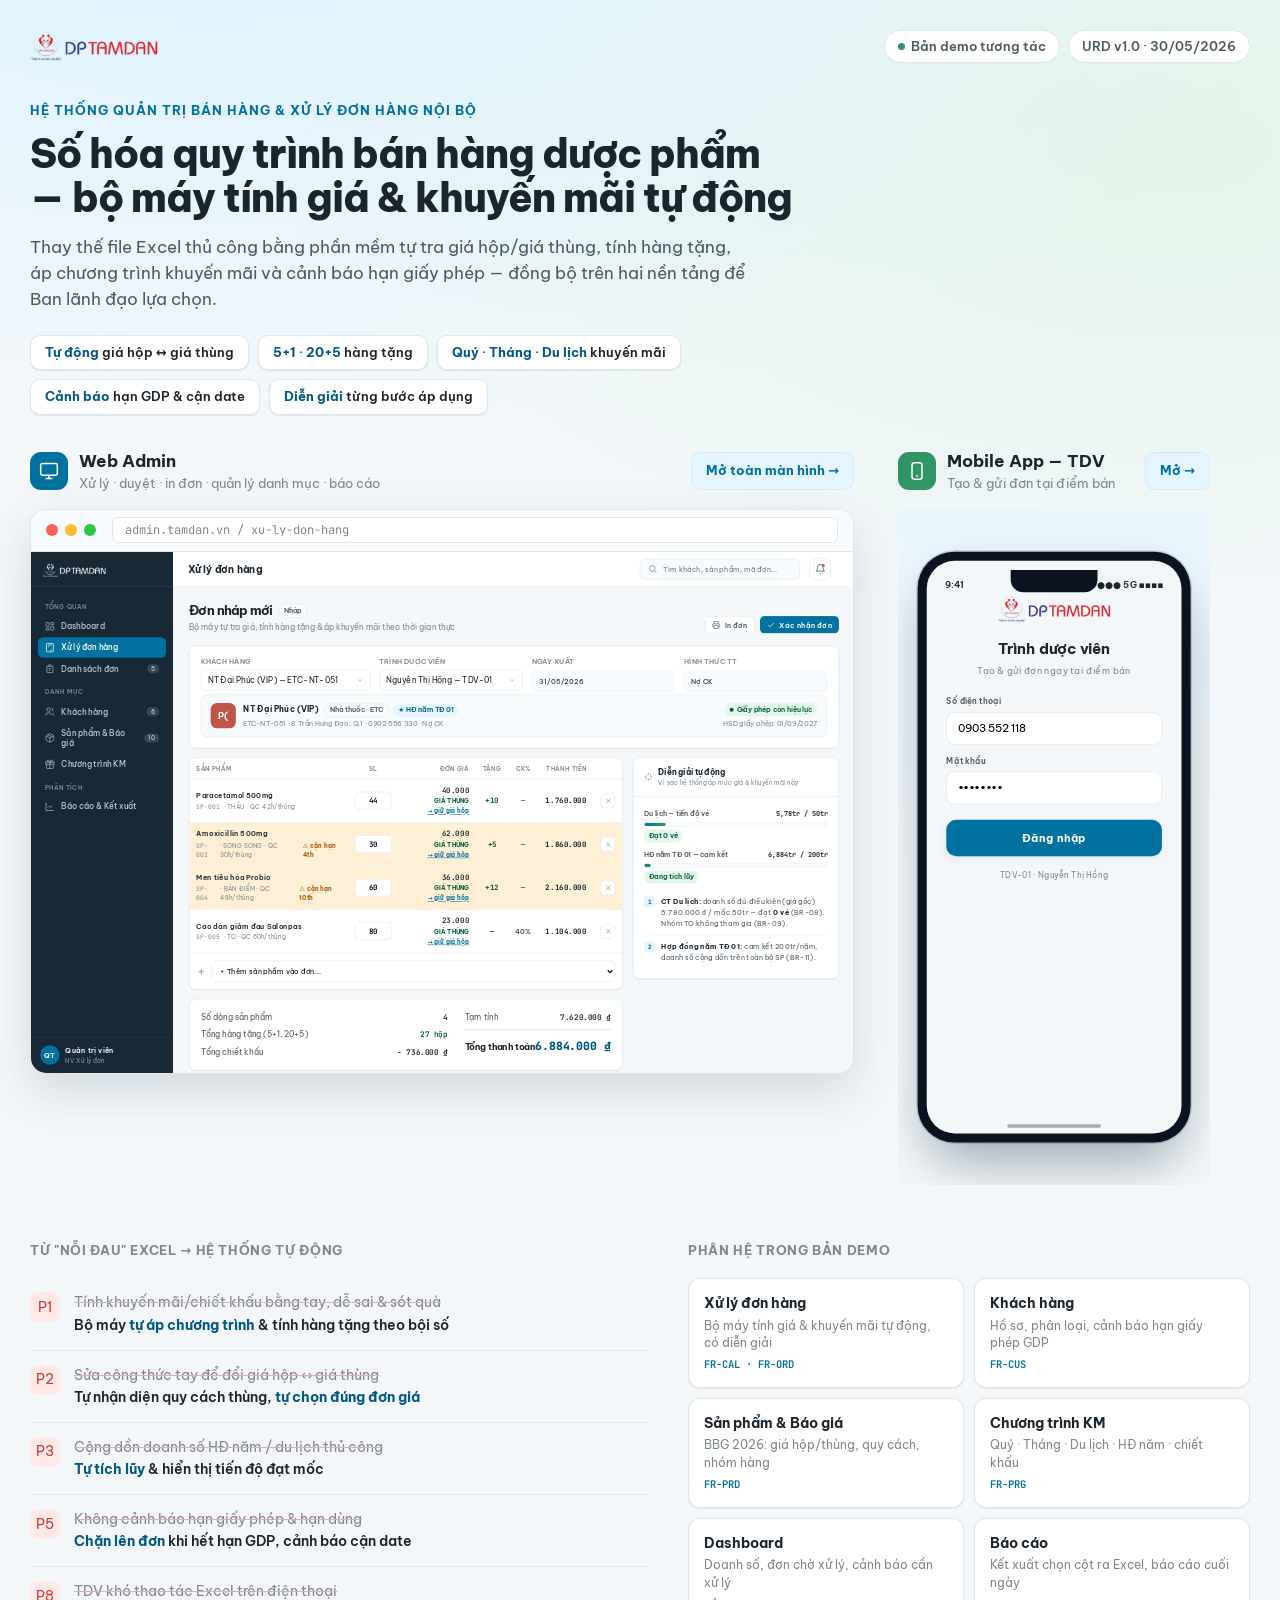
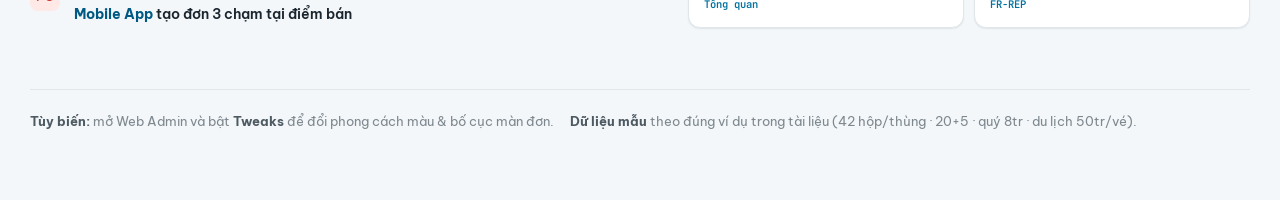
<file: index.html>
<!DOCTYPE html>
<html lang="vi">
<head>
<meta charset="utf-8"/>
<meta name="viewport" content="width=device-width, initial-scale=1"/>
<title>Hệ thống Quản trị Bán hàng Tâm Đan · Tổng quan</title>
<link rel="stylesheet" href="app/theme.css"/>
<style>
  body { background:
    radial-gradient(1100px 520px at 18% -5%, oklch(0.95 0.03 235), transparent),
    radial-gradient(900px 480px at 92% 8%, oklch(0.95 0.025 158), transparent),
    var(--bg); }
  .ov { max-width: 1280px; margin: 0 auto; padding: 30px 30px 70px; }

  .ov-top { display: flex; align-items: center; gap: 14px; margin-bottom: 38px; }
  .ov-top img { height: 30px; }
  .ov-top .tag { margin-left: auto; display: flex; gap: 8px; }
  .pill { display: inline-flex; align-items: center; gap: 6px; padding: 6px 13px; border-radius: 99px; background: var(--surface); border: 1px solid var(--line); font-size: 12.5px; font-weight: 600; color: var(--ink-soft); }
  .pill .dot { width: 7px; height: 7px; border-radius: 50%; background: var(--accent); }

  .hero { max-width: 820px; margin-bottom: 34px; }
  .hero .eyebrow { font-size: 12.5px; font-weight: 700; letter-spacing: 0.08em; text-transform: uppercase; color: var(--primary); }
  .hero h1 { font-size: 40px; line-height: 1.1; font-weight: 800; letter-spacing: -0.025em; margin: 12px 0 14px; text-wrap: balance; }
  .hero p { font-size: 16.5px; color: var(--ink-soft); line-height: 1.6; margin: 0; max-width: 720px; }
  .hero .chips { display: flex; flex-wrap: wrap; gap: 9px; margin-top: 22px; }
  .chip { padding: 7px 14px; border-radius: 10px; background: var(--surface); border: 1px solid var(--line); font-size: 13px; font-weight: 600; box-shadow: var(--shadow-sm); }
  .chip b { color: var(--primary-700); }

  /* previews */
  .previews { display: flex; gap: 44px; align-items: flex-start; flex-wrap: wrap; }
  .pv-col .pv-label { display: flex; align-items: center; gap: 11px; margin-bottom: 16px; }
  .pv-col .pv-label .ic { width: 38px; height: 38px; border-radius: 11px; display: grid; place-items: center; color: #fff; flex-shrink: 0; }
  .pv-col .pv-label .nm { font-size: 17px; font-weight: 700; }
  .pv-col .pv-label .ds { font-size: 12.5px; color: var(--ink-mute); }
  .pv-col .pv-label a { margin-left: auto; font-size: 13px; font-weight: 700; color: var(--primary); text-decoration: none; padding: 8px 14px; border: 1px solid var(--primary-100); border-radius: 9px; background: var(--primary-50); white-space: nowrap; }
  .pv-col .pv-label a:hover { background: var(--primary-100); }

  .browser { width: 824px; border-radius: 16px; overflow: hidden; box-shadow: var(--shadow-lg); border: 1px solid var(--line); background: #fff; }
  .bw-bar { height: 42px; background: var(--surface-2); border-bottom: 1px solid var(--line); display: flex; align-items: center; gap: 8px; padding: 0 15px; }
  .bw-bar .lights { display: flex; gap: 7px; }
  .bw-bar .lights span { width: 12px; height: 12px; border-radius: 50%; }
  .bw-bar .url { flex: 1; margin-left: 8px; height: 26px; background: var(--surface); border: 1px solid var(--line); border-radius: 7px; display: flex; align-items: center; padding: 0 12px; font-size: 12px; color: var(--ink-mute); font-family: var(--mono); }
  .bw-view { width: 824px; height: 521px; overflow: hidden; position: relative; }
  .bw-view iframe { width: 1440px; height: 911px; border: 0; transform: scale(0.5722); transform-origin: top left; }

  .phone-col { flex-shrink: 0; }
  .phone-wrap { width: 312px; height: 676px; overflow: hidden; position: relative; }
  .phone-wrap iframe { width: 446px; height: 966px; border: 0; transform: scale(0.7); transform-origin: top left; }

  /* analysis */
  .analysis { margin-top: 56px; display: grid; grid-template-columns: 1.1fr 1fr; gap: 40px; }
  .an-h { font-size: 13px; font-weight: 700; text-transform: uppercase; letter-spacing: 0.05em; color: var(--ink-mute); margin-bottom: 18px; }
  .pain { display: flex; gap: 14px; padding: 14px 0; border-bottom: 1px solid var(--line); }
  .pain:last-child { border-bottom: none; }
  .pain .px { width: 30px; height: 30px; border-radius: 8px; background: var(--danger-50); color: var(--danger); display: grid; place-items: center; flex-shrink: 0; font-size: 14px; }
  .pain .arrow { color: var(--ink-mute); align-self: center; }
  .pain .sol { flex: 1; }
  .pain .sol .a { font-size: 13.5px; color: var(--ink-mute); text-decoration: line-through; text-decoration-color: oklch(0.8 0.05 26); }
  .pain .sol .b { font-size: 14px; font-weight: 600; margin-top: 2px; }
  .pain .sol .b b { color: var(--primary-700); }

  .mods { display: grid; grid-template-columns: 1fr 1fr; gap: 10px; }
  .mod { padding: 14px 15px; border-radius: 12px; background: var(--surface); border: 1px solid var(--line); box-shadow: var(--shadow-sm); }
  .mod .mn { font-weight: 700; font-size: 13.5px; }
  .mod .md { font-size: 12px; color: var(--ink-mute); margin-top: 3px; line-height: 1.45; }
  .mod .fr { font-family: var(--mono); font-size: 10.5px; color: var(--primary); font-weight: 600; margin-top: 6px; }

  .foot { margin-top: 50px; padding-top: 22px; border-top: 1px solid var(--line); font-size: 12.5px; color: var(--ink-mute); display: flex; gap: 16px; flex-wrap: wrap; }
  .foot b { color: var(--ink-soft); }
</style>
</head>
<body>
<div class="ov">
  <div class="ov-top">
    <img src="assets/logo-tamdan.png" alt="Tâm Đan"/>
    <div class="tag">
      <span class="pill"><span class="dot"></span>Bản demo tương tác</span>
      <span class="pill">URD v1.0 · 30/05/2026</span>
    </div>
  </div>

  <div class="hero">
    <div class="eyebrow">Hệ thống Quản trị Bán hàng &amp; Xử lý Đơn hàng nội bộ</div>
    <h1>Số hóa quy trình bán hàng dược phẩm — bộ máy tính giá &amp; khuyến mãi tự động</h1>
    <p>Thay thế file Excel thủ công bằng phần mềm tự tra giá hộp/giá thùng, tính hàng tặng, áp chương trình khuyến mãi và cảnh báo hạn giấy phép — đồng bộ trên hai nền tảng để Ban lãnh đạo lựa chọn.</p>
    <div class="chips">
      <div class="chip"><b>Tự động</b> giá hộp ↔ giá thùng</div>
      <div class="chip"><b>5+1 · 20+5</b> hàng tặng</div>
      <div class="chip"><b>Quý · Tháng · Du lịch</b> khuyến mãi</div>
      <div class="chip"><b>Cảnh báo</b> hạn GDP &amp; cận date</div>
      <div class="chip"><b>Diễn giải</b> từng bước áp dụng</div>
    </div>
  </div>

  <div>
    <div class="previews" id="previews">
      <div class="pv-col">
        <div class="pv-label">
          <div class="ic" style="background:var(--primary)">
            <svg viewBox="0 0 24 24" width="20" height="20" fill="none" stroke="currentColor" stroke-width="1.8"><rect x="2" y="3" width="20" height="14" rx="2"/><path d="M8 21h8M12 17v4"/></svg>
          </div>
          <div><div class="nm">Web Admin</div><div class="ds">Xử lý · duyệt · in đơn · quản lý danh mục · báo cáo</div></div>
          <a href="Web Admin.html" target="_blank">Mở toàn màn hình →</a>
        </div>
        <div class="browser">
          <div class="bw-bar"><div class="lights"><span style="background:#ff5f57"></span><span style="background:#febc2e"></span><span style="background:#28c840"></span></div>
            <div class="url">admin.tamdan.vn / xu-ly-don-hang</div></div>
          <div class="bw-view"><iframe src="Web Admin.html#order" title="Web Admin" scrolling="no"></iframe></div>
        </div>
      </div>

      <div class="pv-col phone-col">
        <div class="pv-label">
          <div class="ic" style="background:var(--accent)">
            <svg viewBox="0 0 24 24" width="20" height="20" fill="none" stroke="currentColor" stroke-width="1.8"><rect x="6" y="2" width="12" height="20" rx="3"/><path d="M11 18h2"/></svg>
          </div>
          <div><div class="nm">Mobile App — TDV</div><div class="ds">Tạo &amp; gửi đơn tại điểm bán</div></div>
          <a href="Mobile App.html" target="_blank">Mở →</a>
        </div>
        <div class="phone-wrap"><iframe src="Mobile App.html" title="Mobile App" scrolling="no"></iframe></div>
      </div>
    </div>
  </div>

  <div class="analysis">
    <div>
      <div class="an-h">Từ "nỗi đau" Excel → Hệ thống tự động</div>
      <div class="pain"><div class="px">P1</div>
        <div class="sol"><div class="a">Tính khuyến mãi/chiết khấu bằng tay, dễ sai &amp; sót quà</div>
          <div class="b">Bộ máy <b>tự áp chương trình</b> &amp; tính hàng tặng theo bội số</div></div></div>
      <div class="pain"><div class="px">P2</div>
        <div class="sol"><div class="a">Sửa công thức tay để đổi giá hộp ↔ giá thùng</div>
          <div class="b">Tự nhận diện quy cách thùng, <b>tự chọn đúng đơn giá</b></div></div></div>
      <div class="pain"><div class="px">P3</div>
        <div class="sol"><div class="a">Cộng dồn doanh số HĐ năm / du lịch thủ công</div>
          <div class="b"><b>Tự tích lũy</b> &amp; hiển thị tiến độ đạt mốc</div></div></div>
      <div class="pain"><div class="px">P5</div>
        <div class="sol"><div class="a">Không cảnh báo hạn giấy phép &amp; hạn dùng</div>
          <div class="b"><b>Chặn lên đơn</b> khi hết hạn GDP, cảnh báo cận date</div></div></div>
      <div class="pain"><div class="px">P8</div>
        <div class="sol"><div class="a">TDV khó thao tác Excel trên điện thoại</div>
          <div class="b"><b>Mobile App</b> tạo đơn 3 chạm tại điểm bán</div></div></div>
    </div>
    <div>
      <div class="an-h">Phân hệ trong bản demo</div>
      <div class="mods">
        <div class="mod"><div class="mn">Xử lý đơn hàng</div><div class="md">Bộ máy tính giá &amp; khuyến mãi tự động, có diễn giải</div><div class="fr">FR-CAL · FR-ORD</div></div>
        <div class="mod"><div class="mn">Khách hàng</div><div class="md">Hồ sơ, phân loại, cảnh báo hạn giấy phép GDP</div><div class="fr">FR-CUS</div></div>
        <div class="mod"><div class="mn">Sản phẩm &amp; Báo giá</div><div class="md">BBG 2026: giá hộp/thùng, quy cách, nhóm hàng</div><div class="fr">FR-PRD</div></div>
        <div class="mod"><div class="mn">Chương trình KM</div><div class="md">Quý · Tháng · Du lịch · HĐ năm · chiết khấu</div><div class="fr">FR-PRG</div></div>
        <div class="mod"><div class="mn">Dashboard</div><div class="md">Doanh số, đơn chờ xử lý, cảnh báo cần xử lý</div><div class="fr">Tổng quan</div></div>
        <div class="mod"><div class="mn">Báo cáo</div><div class="md">Kết xuất chọn cột ra Excel, báo cáo cuối ngày</div><div class="fr">FR-REP</div></div>
      </div>
    </div>
  </div>

  <div class="foot">
    <span><b>Tùy biến:</b> mở Web Admin và bật <b>Tweaks</b> để đổi phong cách màu &amp; bố cục màn đơn.</span>
    <span><b>Dữ liệu mẫu</b> theo đúng ví dụ trong tài liệu (42 hộp/thùng · 20+5 · quý 8tr · du lịch 50tr/vé).</span>
  </div>
</div>

<template id="__bundler_thumbnail">
  <svg viewBox="0 0 100 100" xmlns="http://www.w3.org/2000/svg">
    <rect width="100" height="100" fill="#2563b8"/>
    <rect x="22" y="30" width="40" height="30" rx="3" fill="#fff"/>
    <rect x="66" y="34" width="13" height="26" rx="3" fill="#fff"/>
    <rect x="26" y="36" width="32" height="4" rx="2" fill="#2563b8"/>
    <rect x="26" y="44" width="24" height="3" rx="1.5" fill="#9bc0ec"/>
    <rect x="26" y="51" width="28" height="3" rx="1.5" fill="#9bc0ec"/>
  </svg>
</template>
</body>
</html>
</file>
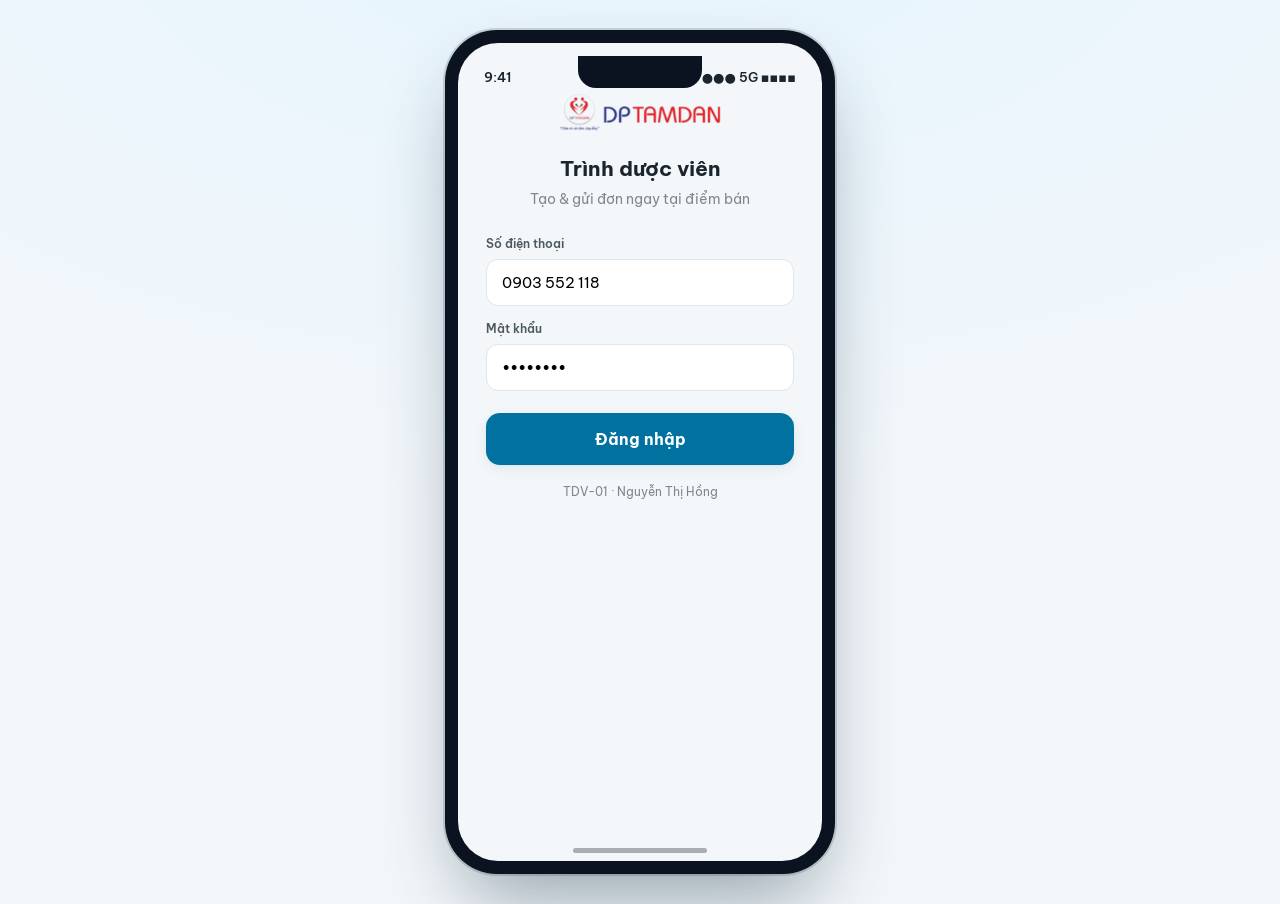
<file: Mobile App.html>
<!DOCTYPE html>
<html lang="vi">
<head>
<meta charset="utf-8"/>
<meta name="viewport" content="width=device-width, initial-scale=1"/>
<title>Tâm Đan · Mobile App (TDV)</title>
<link rel="stylesheet" href="app/theme.css"/>
<link rel="stylesheet" href="app/mobile.css"/>
</head>
<body>
<div class="stage">
  <div class="device">
    <div class="screen" id="mscreen"></div>
  </div>
</div>

<script src="app/data.js"></script>
<script src="app/engine.js"></script>
<script src="app/mobile.js"></script>
</body>
</html>
</file>
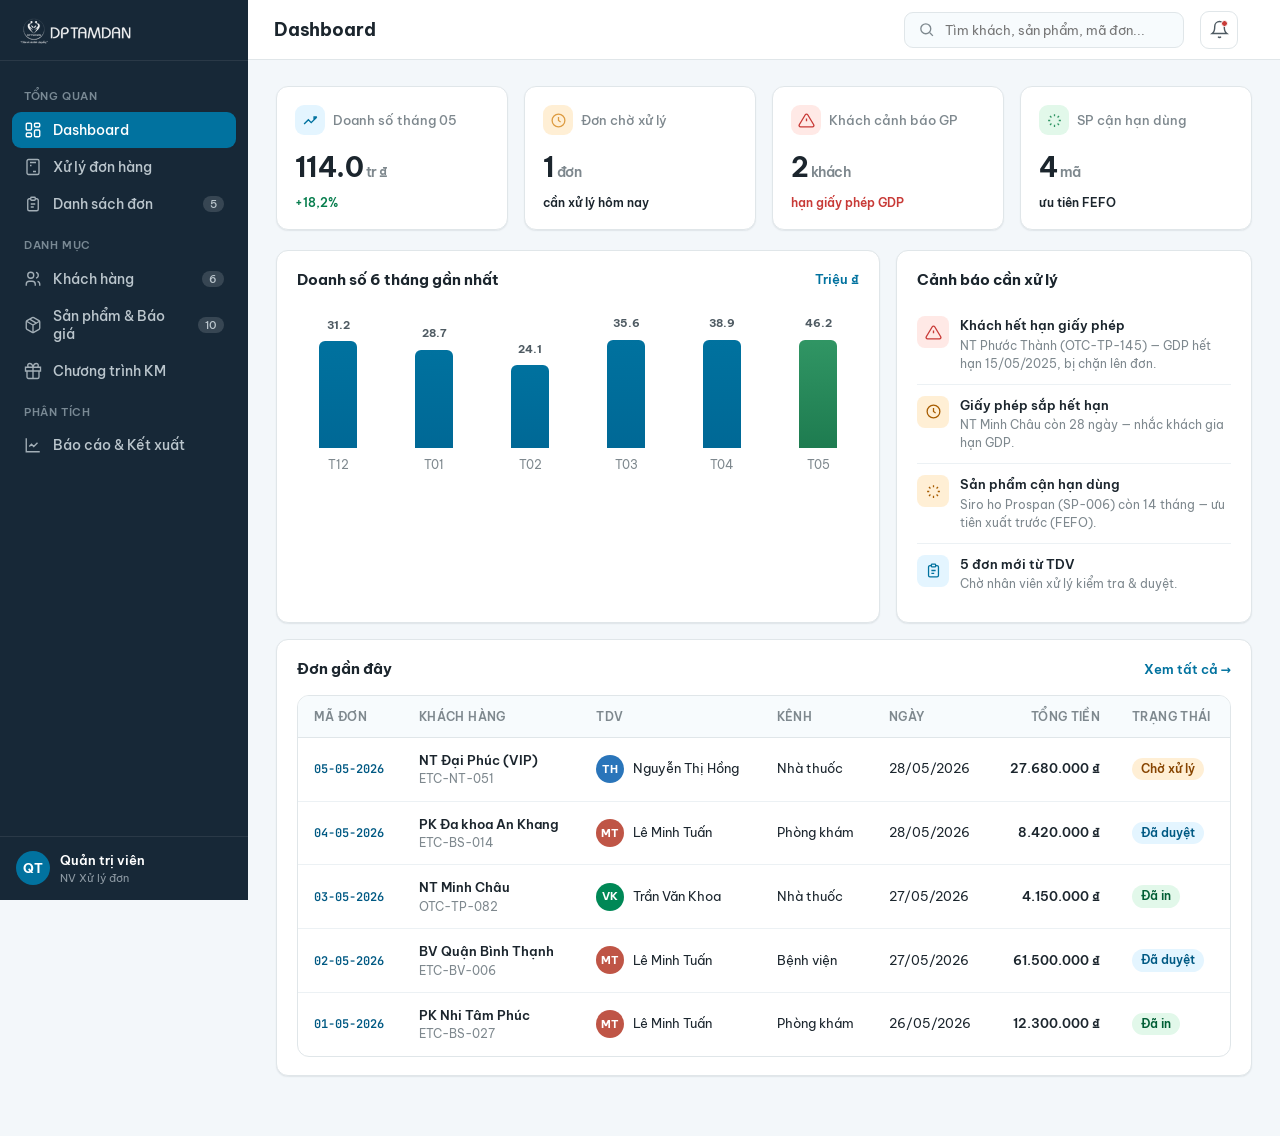
<file: Web Admin.html>
<!DOCTYPE html>
<html lang="vi">
<head>
<meta charset="utf-8"/>
<meta name="viewport" content="width=device-width, initial-scale=1"/>
<title>Tâm Đan · Web Admin</title>
<link rel="stylesheet" href="app/theme.css"/>
<link rel="stylesheet" href="app/webadmin.css"/>
<link rel="stylesheet" href="app/order.css"/>
</head>
<body>
<div id="app" class="app"></div>

<script src="app/data.js"></script>
<script src="app/engine.js"></script>
<script src="app/admin-core.js"></script>
<script src="app/admin-order.js"></script>
<script src="app/admin-catalog.js"></script>
<script src="app/admin-actions.js"></script>
<script src="app/tweaks.js"></script>
<script>render();</script>
</body>
</html>
</file>
<file: app/theme.css>
/* =========================================================================
   THEME — Hệ thống Quản trị Bán hàng Tâm Đan
   Tông y dược tin cậy: xanh dương chủ đạo, xanh lá tích cực, đỏ cảnh báo.
   ========================================================================= */
@import url('https://fonts.googleapis.com/css2?family=Be+Vietnam+Pro:wght@300;400;500;600;700;800&family=JetBrains+Mono:wght@400;500;600&display=swap');

:root {
  /* Palette mặc định — "Xanh y dược" */
  --bg:        oklch(0.975 0.006 235);
  --surface:   oklch(1 0 0);
  --surface-2: oklch(0.985 0.005 235);
  --ink:       oklch(0.26 0.02 240);
  --ink-soft:  oklch(0.46 0.02 240);
  --ink-mute:  oklch(0.62 0.015 240);
  --line:      oklch(0.92 0.008 235);
  --line-soft: oklch(0.955 0.006 235);

  --primary:      oklch(0.52 0.11 235);
  --primary-700:  oklch(0.44 0.10 238);
  --primary-600:  oklch(0.49 0.11 236);
  --primary-50:   oklch(0.96 0.022 235);
  --primary-100:  oklch(0.93 0.038 235);

  --accent:     oklch(0.60 0.12 158);  /* xanh lá tích cực */
  --accent-50:  oklch(0.96 0.03 158);
  --accent-100: oklch(0.92 0.05 158);

  --warn:    oklch(0.74 0.13 72);
  --warn-50: oklch(0.96 0.04 75);
  --danger:    oklch(0.56 0.18 26);
  --danger-50: oklch(0.96 0.035 26);

  --sidebar:     oklch(0.27 0.035 245);
  --sidebar-2:   oklch(0.31 0.04 245);
  --sidebar-ink: oklch(0.86 0.015 235);

  --radius: 12px;
  --radius-sm: 8px;
  --radius-lg: 18px;
  --shadow-sm: 0 1px 2px oklch(0.4 0.03 240 / 0.06), 0 1px 1px oklch(0.4 0.03 240 / 0.04);
  --shadow:    0 4px 14px oklch(0.4 0.03 240 / 0.08), 0 1px 3px oklch(0.4 0.03 240 / 0.05);
  --shadow-lg: 0 18px 48px oklch(0.35 0.04 245 / 0.16);

  --font: 'Be Vietnam Pro', system-ui, sans-serif;
  --mono: 'JetBrains Mono', ui-monospace, monospace;
}

/* Biến thể phong cách qua Tweaks: data-theme trên :root */
:root[data-theme="green"] {
  --primary:     oklch(0.52 0.10 162);
  --primary-700: oklch(0.43 0.09 164);
  --primary-600: oklch(0.48 0.10 163);
  --primary-50:  oklch(0.96 0.024 162);
  --primary-100: oklch(0.93 0.04 162);
  --accent:      oklch(0.58 0.12 235);
  --accent-50:   oklch(0.96 0.03 235);
  --accent-100:  oklch(0.92 0.05 235);
  --sidebar:     oklch(0.28 0.035 168);
  --sidebar-2:   oklch(0.32 0.04 168);
}
:root[data-theme="slate"] {
  --primary:     oklch(0.44 0.04 245);
  --primary-700: oklch(0.36 0.035 248);
  --primary-600: oklch(0.41 0.04 246);
  --primary-50:  oklch(0.96 0.008 245);
  --primary-100: oklch(0.92 0.012 245);
  --accent:      oklch(0.58 0.10 200);
  --accent-50:   oklch(0.96 0.025 200);
  --accent-100:  oklch(0.92 0.04 200);
  --sidebar:     oklch(0.24 0.012 248);
  --sidebar-2:   oklch(0.29 0.015 248);
}

* { box-sizing: border-box; }
html, body { margin: 0; padding: 0; }
body {
  font-family: var(--font);
  color: var(--ink);
  background: var(--bg);
  font-size: 14px;
  line-height: 1.5;
  -webkit-font-smoothing: antialiased;
  text-rendering: optimizeLegibility;
}
button { font-family: inherit; cursor: pointer; }
.num { font-variant-numeric: tabular-nums; font-feature-settings: "tnum"; }
.mono { font-family: var(--mono); }

/* ---- Tiện ích chung ---- */
.badge {
  display: inline-flex; align-items: center; gap: 5px;
  padding: 2px 9px; border-radius: 999px; font-size: 11.5px; font-weight: 600;
  line-height: 1.6; white-space: nowrap;
}
.badge-blue   { background: var(--primary-50); color: var(--primary-700); }
.badge-green  { background: var(--accent-50); color: oklch(0.42 0.11 158); }
.badge-warn   { background: var(--warn-50); color: oklch(0.46 0.12 60); }
.badge-danger { background: var(--danger-50); color: var(--danger); }
.badge-gray   { background: var(--surface-2); color: var(--ink-soft); border: 1px solid var(--line); }
.dot { width: 7px; height: 7px; border-radius: 50%; display: inline-block; }

.btn {
  display: inline-flex; align-items: center; justify-content: center; gap: 7px;
  padding: 9px 16px; border-radius: var(--radius-sm); border: 1px solid transparent;
  font-size: 13.5px; font-weight: 600; transition: all .15s ease; white-space: nowrap;
}
.btn-primary { background: var(--primary); color: #fff; box-shadow: var(--shadow-sm); }
.btn-primary:hover { background: var(--primary-600); }
.btn-ghost { background: var(--surface); color: var(--ink-soft); border-color: var(--line); }
.btn-ghost:hover { background: var(--surface-2); color: var(--ink); }
.btn-sm { padding: 6px 11px; font-size: 12.5px; }
.btn-accent { background: var(--accent); color: #fff; }

.card {
  background: var(--surface); border: 1px solid var(--line);
  border-radius: var(--radius); box-shadow: var(--shadow-sm);
}

::-webkit-scrollbar { width: 10px; height: 10px; }
::-webkit-scrollbar-thumb { background: oklch(0.85 0.01 240); border-radius: 6px; border: 2px solid var(--bg); }
::-webkit-scrollbar-thumb:hover { background: oklch(0.78 0.015 240); }
</file>
<file: app/mobile.css>
/* =========================================================================
   MOBILE APP (TDV) — khung điện thoại + giao diện tạo đơn
   ========================================================================= */
.stage {
  min-height: 100vh; display: grid; place-items: center; padding: 30px 16px;
  background:
    radial-gradient(1200px 600px at 50% -10%, oklch(0.96 0.02 235), transparent),
    var(--bg);
}
.device {
  width: 390px; height: 844px; background: #0b1220; border-radius: 52px;
  padding: 13px; box-shadow: 0 40px 80px -20px oklch(0.3 0.05 245 / 0.45), 0 0 0 2px oklch(0.4 0.03 245 / 0.2);
  position: relative; flex-shrink: 0;
}
.device .screen {
  width: 100%; height: 100%; background: var(--bg); border-radius: 40px; overflow: hidden;
  position: relative; display: flex; flex-direction: column;
}
.notch { position: absolute; top: 13px; left: 50%; transform: translateX(-50%); width: 124px; height: 32px; background: #0b1220; border-radius: 0 0 18px 18px; z-index: 50; }
.statusbar { height: 50px; display: flex; align-items: flex-end; justify-content: space-between; padding: 0 26px 6px; font-size: 13px; font-weight: 600; color: var(--ink); flex-shrink: 0; z-index: 40; }
.statusbar .r { display: flex; gap: 6px; align-items: center; }
.home-ind { position: absolute; bottom: 8px; left: 50%; transform: translateX(-50%); width: 134px; height: 5px; background: var(--ink); opacity: 0.35; border-radius: 3px; z-index: 50; }

.m-body { flex: 1; overflow-y: auto; overflow-x: hidden; position: relative; }
.m-body::-webkit-scrollbar { width: 0; }

/* header */
.m-head { padding: 6px 20px 16px; display: flex; align-items: center; gap: 12px; }
.m-head.grad { background: linear-gradient(150deg, var(--primary), var(--primary-700)); color: #fff; padding-bottom: 22px; border-radius: 0 0 24px 24px; }
.m-head .hi { font-size: 13px; opacity: 0.85; }
.m-head .nm { font-size: 19px; font-weight: 700; letter-spacing: -0.01em; }
.m-head .m-av { width: 42px; height: 42px; border-radius: 50%; background: oklch(1 0 0 / 0.2); display: grid; place-items: center; font-weight: 700; font-size: 15px; margin-left: auto; border: 1.5px solid oklch(1 0 0 / 0.3); }
.m-back { width: 38px; height: 38px; border-radius: 11px; border: 1px solid var(--line); background: var(--surface); display: grid; place-items: center; color: var(--ink-soft); }
.m-back svg { width: 19px; height: 19px; }
.m-title { font-size: 18px; font-weight: 700; }

.m-pad { padding: 4px 20px 24px; }
.m-sec-lbl { font-size: 12px; font-weight: 700; text-transform: uppercase; letter-spacing: 0.04em; color: var(--ink-mute); margin: 18px 2px 9px; }

/* login */
.m-login { padding: 0 28px; flex: 1; display: flex; flex-direction: column; justify-content: center; }
.m-login .logo { display: grid; place-items: center; margin-bottom: 8px; }
.m-login .logo img { height: 38px; }
.m-login h2 { text-align: center; font-size: 21px; font-weight: 700; margin: 14px 0 4px; }
.m-login p { text-align: center; color: var(--ink-mute); font-size: 13.5px; margin: 0 0 26px; }
.m-field { margin-bottom: 14px; }
.m-field label { font-size: 12px; font-weight: 600; color: var(--ink-soft); display: block; margin-bottom: 6px; }
.m-field input { width: 100%; padding: 13px 15px; border: 1px solid var(--line); border-radius: 12px; font-family: inherit; font-size: 15px; background: var(--surface); outline: none; }
.m-field input:focus { border-color: var(--primary); box-shadow: 0 0 0 3px var(--primary-50); }
.m-btn { width: 100%; padding: 15px; border: none; border-radius: 14px; background: var(--primary); color: #fff; font-family: inherit; font-size: 15.5px; font-weight: 700; box-shadow: var(--shadow); }
.m-btn:active { transform: scale(0.985); }
.m-btn.ghost { background: var(--surface); color: var(--primary-700); border: 1.5px solid var(--line); box-shadow: none; }
.m-btn.lg { padding: 16px; font-size: 16px; }
.m-btn[disabled] { opacity: 0.5; }

/* big CTA card */
.cta-card { background: linear-gradient(140deg, var(--primary), var(--primary-700)); border-radius: 20px; padding: 20px; color: #fff; margin-top: -10px; box-shadow: var(--shadow); }
.cta-card .ct { font-size: 16px; font-weight: 700; }
.cta-card .cd { font-size: 13px; opacity: 0.88; margin: 3px 0 14px; }
.cta-card .cb { width: 100%; padding: 13px; border-radius: 13px; background: #fff; color: var(--primary-700); border: none; font-family: inherit; font-weight: 700; font-size: 14.5px; display: flex; align-items: center; justify-content: center; gap: 8px; }
.cta-card .cb svg { width: 17px; height: 17px; }

.m-stat-row { display: grid; grid-template-columns: 1fr 1fr 1fr; gap: 9px; margin-top: 14px; }
.m-stat { background: var(--surface); border: 1px solid var(--line); border-radius: 14px; padding: 12px; text-align: center; }
.m-stat .v { font-size: 19px; font-weight: 800; color: var(--primary-700); }
.m-stat .l { font-size: 10.5px; color: var(--ink-mute); margin-top: 1px; }

/* order list item */
.m-order { background: var(--surface); border: 1px solid var(--line); border-radius: 14px; padding: 14px; margin-bottom: 10px; display: flex; align-items: center; gap: 12px; }
.m-order .oc { font-family: var(--mono); font-size: 11px; font-weight: 700; color: var(--primary-700); }
.m-order .on { font-weight: 600; font-size: 14px; margin-top: 1px; }
.m-order .od { font-size: 12px; color: var(--ink-mute); margin-top: 2px; }
.m-order .ov { margin-left: auto; text-align: right; }
.m-order .ot { font-weight: 700; font-size: 13.5px; font-family: var(--mono); }

/* customer pick */
.m-cust { background: var(--surface); border: 1px solid var(--line); border-radius: 14px; padding: 13px 14px; margin-bottom: 9px; display: flex; align-items: center; gap: 12px; }
.m-cust:active { background: var(--surface-2); }
.m-cust.blocked { opacity: 0.72; border-color: oklch(0.85 0.06 26); }
.m-cust .ava { width: 40px; height: 40px; border-radius: 11px; display: grid; place-items: center; font-weight: 700; color: #fff; font-size: 14px; flex-shrink: 0; }
.m-cust .cn { font-weight: 600; font-size: 14px; }
.m-cust .cm { font-size: 11.5px; color: var(--ink-mute); margin-top: 1px; }
.m-search { display: flex; align-items: center; gap: 9px; background: var(--surface); border: 1px solid var(--line); border-radius: 12px; padding: 11px 14px; margin-bottom: 4px; color: var(--ink-mute); }
.m-search input { border: none; background: none; outline: none; font-family: inherit; font-size: 14px; width: 100%; color: var(--ink); }
.m-search svg { width: 17px; height: 17px; }

/* selected customer banner */
.sel-cust { display: flex; align-items: center; gap: 11px; padding: 13px 14px; border-radius: 14px; background: var(--surface); border: 1px solid var(--line); margin-bottom: 4px; }
.sel-cust .ava { width: 38px; height: 38px; border-radius: 10px; display: grid; place-items: center; font-weight: 700; color: #fff; font-size: 13px; }

/* product line in order */
.m-line { background: var(--surface); border: 1px solid var(--line); border-radius: 14px; padding: 13px 14px; margin-bottom: 10px; }
.m-line.warn { border-color: oklch(0.86 0.07 75); background: var(--warn-50); }
.m-line .l-top { display: flex; align-items: flex-start; gap: 10px; }
.m-line .l-nm { font-weight: 600; font-size: 14px; flex: 1; }
.m-line .l-meta { font-size: 11px; color: var(--ink-mute); margin-top: 2px; display: flex; gap: 6px; flex-wrap: wrap; align-items: center; }
.m-line .l-rm { color: var(--ink-mute); width: 26px; height: 26px; border: none; background: none; }
.m-line .l-rm svg { width: 15px; height: 15px; }
.m-line .l-bot { display: flex; align-items: center; gap: 10px; margin-top: 11px; }
.stepper { display: flex; align-items: center; gap: 0; border: 1px solid var(--line); border-radius: 11px; overflow: hidden; }
.stepper button { width: 36px; height: 36px; border: none; background: var(--surface-2); font-size: 19px; color: var(--primary-700); font-weight: 600; display: grid; place-items: center; }
.stepper button:active { background: var(--primary-50); }
.stepper .sv { width: 48px; text-align: center; font-family: var(--mono); font-weight: 700; font-size: 15px; }
.m-line .l-price { margin-left: auto; text-align: right; }
.m-line .l-pk { font-size: 10px; font-weight: 700; text-transform: uppercase; letter-spacing: 0.03em; }
.m-line .l-tot { font-family: var(--mono); font-weight: 700; font-size: 14.5px; }

.add-prod-btn { width: 100%; padding: 13px; border: 1.5px dashed var(--line); border-radius: 14px; background: var(--surface); color: var(--primary-700); font-family: inherit; font-weight: 600; font-size: 14px; display: flex; align-items: center; justify-content: center; gap: 8px; margin-bottom: 12px; }
.add-prod-btn svg { width: 17px; height: 17px; }

/* auto-promo summary card on mobile */
.promo-card { background: var(--accent-50); border: 1px solid var(--accent-100); border-radius: 16px; padding: 15px; margin-bottom: 12px; }
.promo-card .ph { display: flex; align-items: center; gap: 8px; font-weight: 700; font-size: 13.5px; color: oklch(0.4 0.11 158); }
.promo-card .ph svg { width: 17px; height: 17px; }
.promo-card .pgift { display: flex; align-items: center; gap: 8px; font-size: 13px; margin-top: 9px; }
.promo-card .pq { font-family: var(--mono); font-weight: 700; background: #fff; border: 1px solid var(--accent-100); border-radius: 7px; padding: 2px 8px; font-size: 12px; }
.m-dien { font-size: 11.5px; color: var(--ink-soft); line-height: 1.5; padding: 7px 0; border-top: 1px solid oklch(0.88 0.04 158); margin-top: 4px; }
.m-dien b { color: var(--ink); }

.m-warn { display: flex; gap: 10px; padding: 13px; border-radius: 14px; margin-bottom: 12px; align-items: flex-start; }
.m-warn.danger { background: var(--danger-50); border: 1px solid oklch(0.85 0.06 26); }
.m-warn.warn { background: var(--warn-50); border: 1px solid oklch(0.86 0.07 75); }
.m-warn svg { width: 19px; height: 19px; flex-shrink: 0; }
.m-warn .wt { font-size: 12.5px; font-weight: 600; }
.m-warn.danger .wt { color: var(--danger); }
.m-warn.warn .wt { color: oklch(0.46 0.12 60); }

/* bottom action bar */
.m-bar { padding: 12px 20px calc(12px + env(safe-area-inset-bottom)); border-top: 1px solid var(--line); background: var(--surface); display: flex; align-items: center; gap: 14px; flex-shrink: 0; }
.m-bar .bt-lbl { font-size: 11px; color: var(--ink-mute); }
.m-bar .bt-val { font-size: 18px; font-weight: 800; color: var(--primary-700); font-family: var(--mono); }
.m-bar .m-btn { width: auto; flex: 1; padding: 14px; }

/* bottom sheet */
.sheet-mask { position: absolute; inset: 0; background: oklch(0.2 0.03 245 / 0.4); z-index: 80; display: flex; align-items: flex-end; opacity: 0; pointer-events: none; transition: opacity .24s; }
.sheet-mask.open { opacity: 1; pointer-events: auto; }
.sheet { width: 100%; max-height: 76%; background: var(--surface); border-radius: 24px 24px 40px 40px; transform: translateY(20px); transition: transform .26s cubic-bezier(.4,0,.2,1); display: flex; flex-direction: column; overflow: hidden; }
.sheet-mask.open .sheet { transform: none; }
.sheet-head { padding: 16px 20px 12px; border-bottom: 1px solid var(--line); display: flex; align-items: center; }
.sheet-head .st { font-weight: 700; font-size: 16px; }
.sheet-grab { width: 38px; height: 4px; background: var(--line); border-radius: 3px; margin: 9px auto 0; }
.sheet-body { overflow-y: auto; padding: 12px 20px 26px; }
.pick-item { display: flex; align-items: center; gap: 12px; padding: 12px 4px; border-bottom: 1px solid var(--line-soft); }
.pick-item .pi-nm { font-weight: 600; font-size: 14px; }
.pick-item .pi-m { font-size: 11.5px; color: var(--ink-mute); }
.pick-item .pi-add { margin-left: auto; width: 34px; height: 34px; border-radius: 10px; border: 1px solid var(--primary-100); background: var(--primary-50); color: var(--primary-700); display: grid; place-items: center; }
.pick-item .pi-add svg { width: 17px; height: 17px; }

/* success */
.m-success { flex: 1; display: flex; flex-direction: column; align-items: center; justify-content: center; padding: 0 32px; text-align: center; }
.m-success .ok-ic { width: 86px; height: 86px; border-radius: 50%; background: var(--accent-50); display: grid; place-items: center; color: var(--accent); margin-bottom: 20px; animation: pop .4s cubic-bezier(.34,1.56,.64,1); }
.m-success .ok-ic svg { width: 44px; height: 44px; }
@keyframes pop { from { transform: scale(0); } }
.m-success h2 { font-size: 22px; font-weight: 700; margin: 0 0 6px; }
.m-success p { color: var(--ink-mute); font-size: 14px; margin: 0 0 5px; }
.m-success .code { font-family: var(--mono); font-weight: 700; color: var(--primary-700); font-size: 15px; }

.m-gdp { margin-left: auto; }
.m-pill { display: inline-flex; align-items: center; gap: 5px; padding: 3px 9px; border-radius: 99px; font-size: 11px; font-weight: 700; }
</file>
<file: app/webadmin.css>
/* =========================================================================
   WEB ADMIN — layout & screens
   ========================================================================= */

.app {
  display: grid;
  grid-template-columns: 248px 1fr;
  min-height: 100vh;
}

/* icon sizing — SVG mặc định không có kích thước */
.search > svg { width: 17px; height: 17px; flex-shrink: 0; }
.btn svg { width: 16px; height: 16px; }
.btn-sm svg { width: 15px; height: 15px; }
.topbar .ic-btn svg { width: 19px; height: 19px; }
.filter-pill svg { width: 15px; height: 15px; }
.kpi .ic svg { width: 17px; height: 17px; }
.alert-row .ai svg { width: 17px; height: 17px; }
.panel-head svg { width: 16px; height: 16px; }

/* ---------- Sidebar ---------- */
.sidebar {
  background: var(--sidebar);
  color: var(--sidebar-ink);
  display: flex; flex-direction: column;
  position: sticky; top: 0; height: 100vh;
}
.sb-brand {
  display: flex; align-items: center; gap: 10px;
  padding: 18px 20px 16px;
  border-bottom: 1px solid oklch(1 0 0 / 0.08);
}
.sb-brand img { height: 26px; width: auto; filter: brightness(0) invert(1); opacity: 0.96; }
.sb-brand .sub { font-size: 10.5px; color: oklch(0.72 0.02 235); letter-spacing: 0.04em; text-transform: uppercase; margin-top: 2px; }
.sb-nav { padding: 12px 12px; flex: 1; overflow-y: auto; }
.sb-group { font-size: 10.5px; text-transform: uppercase; letter-spacing: 0.06em; color: oklch(0.62 0.025 240); margin: 16px 12px 7px; font-weight: 600; }
.sb-item {
  display: flex; align-items: center; gap: 11px;
  padding: 9px 12px; border-radius: 9px; color: oklch(0.82 0.015 235);
  font-size: 13.5px; font-weight: 500; cursor: pointer; transition: all .14s; margin-bottom: 1px;
  border: none; background: none; width: 100%; text-align: left;
}
.sb-item svg { width: 18px; height: 18px; flex-shrink: 0; opacity: 0.85; }
.sb-item:hover { background: oklch(1 0 0 / 0.06); color: #fff; }
.sb-item.active { background: var(--primary); color: #fff; box-shadow: var(--shadow-sm); }
.sb-item.active svg { opacity: 1; }
.sb-item .count { margin-left: auto; font-size: 11px; background: oklch(1 0 0 / 0.14); padding: 1px 7px; border-radius: 999px; }
.sb-foot { padding: 14px 16px; border-top: 1px solid oklch(1 0 0 / 0.08); display: flex; align-items: center; gap: 10px; }
.sb-foot .av { width: 34px; height: 34px; border-radius: 50%; background: var(--primary); display: grid; place-items: center; font-weight: 700; color: #fff; font-size: 13px; }
.sb-foot .nm { font-size: 12.5px; font-weight: 600; color: #fff; }
.sb-foot .rl { font-size: 11px; color: oklch(0.68 0.02 240); }

/* ---------- Main ---------- */
.main { display: flex; flex-direction: column; min-width: 0; }
.topbar {
  height: 60px; background: var(--surface); border-bottom: 1px solid var(--line);
  display: flex; align-items: center; gap: 16px; padding: 0 26px; position: sticky; top: 0; z-index: 20;
}
.topbar h1 { font-size: 18px; font-weight: 700; margin: 0; letter-spacing: -0.01em; }
.topbar .crumb { font-size: 12.5px; color: var(--ink-mute); }
.search {
  margin-left: auto; display: flex; align-items: center; gap: 8px;
  background: var(--surface-2); border: 1px solid var(--line); border-radius: 9px;
  padding: 8px 13px; width: 280px; color: var(--ink-mute);
}
.search input { border: none; background: none; outline: none; font-family: inherit; font-size: 13px; color: var(--ink); width: 100%; }
.topbar .ic-btn { width: 38px; height: 38px; border-radius: 9px; border: 1px solid var(--line); background: var(--surface); display: grid; place-items: center; color: var(--ink-soft); position: relative; }
.topbar .ic-btn:hover { background: var(--surface-2); }
.topbar .ic-btn .dot { position: absolute; top: 8px; right: 9px; width: 7px; height: 7px; background: var(--danger); border-radius: 50%; border: 1.5px solid var(--surface); }

.screen { padding: 26px 28px 60px; max-width: 1320px; width: 100%; margin: 0 auto; }
.screen-head { display: flex; align-items: flex-end; gap: 16px; margin-bottom: 22px; }
.screen-head .t { font-size: 22px; font-weight: 700; letter-spacing: -0.02em; margin: 0; }
.screen-head .d { color: var(--ink-mute); font-size: 13.5px; margin-top: 3px; }
.screen-head .actions { margin-left: auto; display: flex; gap: 9px; }

/* ---------- Dashboard ---------- */
.kpi-grid { display: grid; grid-template-columns: repeat(4, 1fr); gap: 16px; margin-bottom: 20px; }
.kpi { padding: 18px 18px 16px; position: relative; overflow: hidden; }
.kpi .lbl { font-size: 12.5px; color: var(--ink-mute); font-weight: 500; display: flex; align-items: center; gap: 8px; }
.kpi .ic { width: 30px; height: 30px; border-radius: 9px; display: grid; place-items: center; flex-shrink: 0; }
.kpi .val { font-size: 27px; font-weight: 700; margin-top: 12px; letter-spacing: -0.02em; }
.kpi .val small { font-size: 14px; font-weight: 600; color: var(--ink-mute); }
.kpi .delta { font-size: 12px; margin-top: 6px; font-weight: 600; display: inline-flex; align-items: center; gap: 4px; }
.kpi .delta.up { color: oklch(0.52 0.12 158); }
.kpi .delta.down { color: var(--danger); }

.dash-grid { display: grid; grid-template-columns: 1.7fr 1fr; gap: 16px; }
.panel { padding: 18px 20px; }
.panel-head { display: flex; align-items: center; margin-bottom: 14px; }
.panel-head .pt { font-size: 15px; font-weight: 700; }
.panel-head .pa { margin-left: auto; font-size: 12.5px; color: var(--primary); font-weight: 600; }

/* mini bar chart */
.bars { display: flex; align-items: flex-end; gap: 14px; height: 168px; padding-top: 10px; }
.bar-col { flex: 1; display: flex; flex-direction: column; align-items: center; gap: 8px; height: 100%; justify-content: flex-end; }
.bar { width: 100%; max-width: 38px; border-radius: 6px 6px 0 0; background: linear-gradient(var(--primary), var(--primary-600)); position: relative; transition: height .6s cubic-bezier(.4,0,.2,1); }
.bar.alt { background: linear-gradient(var(--accent), oklch(0.52 0.11 158)); }
.bar-col .bl { font-size: 11.5px; color: var(--ink-mute); }
.bar-col .bv { font-size: 11px; font-weight: 700; color: var(--ink-soft); }

/* alerts list */
.alert-row { display: flex; gap: 11px; padding: 11px 0; border-bottom: 1px solid var(--line-soft); }
.alert-row:last-child { border-bottom: none; }
.alert-row .ai { width: 32px; height: 32px; border-radius: 8px; display: grid; place-items: center; flex-shrink: 0; }
.alert-row .at { font-size: 13px; font-weight: 600; }
.alert-row .ad { font-size: 12px; color: var(--ink-mute); margin-top: 1px; }

/* ---------- Tables ---------- */
.tbl-wrap { overflow-x: auto; border-radius: var(--radius); border: 1px solid var(--line); background: var(--surface); }
table.tbl { width: 100%; border-collapse: collapse; font-size: 13px; }
.tbl thead th {
  text-align: left; padding: 12px 16px; font-size: 11.5px; font-weight: 600; text-transform: uppercase;
  letter-spacing: 0.03em; color: var(--ink-mute); background: var(--surface-2); border-bottom: 1px solid var(--line); white-space: nowrap;
}
.tbl tbody td { padding: 13px 16px; border-bottom: 1px solid var(--line-soft); vertical-align: middle; }
.tbl tbody tr:last-child td { border-bottom: none; }
.tbl tbody tr { transition: background .12s; }
.tbl tbody tr:hover { background: var(--primary-50); }
.tbl .r { text-align: right; }
.tbl .c { text-align: center; }
.tbl .code { font-family: var(--mono); font-size: 12px; font-weight: 600; color: var(--primary-700); }
.tbl .strong { font-weight: 600; }
.cell-2 .s { font-size: 11.5px; color: var(--ink-mute); }

.toolbar { display: flex; align-items: center; gap: 10px; margin-bottom: 14px; flex-wrap: wrap; }
.seg { display: inline-flex; background: var(--surface-2); border: 1px solid var(--line); border-radius: 9px; padding: 3px; gap: 2px; }
.seg button { border: none; background: none; padding: 6px 13px; font-size: 12.5px; font-weight: 600; color: var(--ink-soft); border-radius: 6px; }
.seg button.on { background: var(--surface); color: var(--primary-700); box-shadow: var(--shadow-sm); }
.filter-pill { display: inline-flex; align-items: center; gap: 7px; padding: 7px 13px; border-radius: 8px; border: 1px solid var(--line); background: var(--surface); font-size: 12.5px; color: var(--ink-soft); font-weight: 500; }

.av-sm { width: 28px; height: 28px; border-radius: 50%; display: grid; place-items: center; font-weight: 700; font-size: 11px; color: #fff; flex-shrink: 0; }
.flex { display: flex; align-items: center; gap: 9px; }
</file>
<file: app/order.css>
/* =========================================================================
   WEB ADMIN — Màn hình xử lý đơn (bộ máy tính) + form danh mục
   ========================================================================= */

/* icon sizing cho màn đơn */
.warn-banner svg { width: 19px; height: 19px; }
.gift-box .gh svg, .explain .eh svg { width: 16px; height: 16px; }
.prog-card .pc-ic svg { width: 19px; height: 19px; }
.rm-btn svg { width: 14px; height: 14px; }
.add-line > svg { width: 17px; height: 17px; color: var(--ink-mute); }
.x-btn svg { width: 16px; height: 16px; }

/* layout: lưới đơn bên trái, panel diễn giải bên phải */
.order-layout { display: grid; grid-template-columns: 1fr 360px; gap: 18px; align-items: start; }
.order-layout.layout-bottom { grid-template-columns: 1fr; }

@media (max-width: 1180px) {
  .order-layout { grid-template-columns: 1fr; }
  .order-layout .explain { position: static; margin-top: 16px; }
  .order-layout .explain-grid { columns: 2; column-gap: 22px; }
}
@media (max-width: 720px) {
  .ord-head .row { grid-template-columns: 1fr 1fr; }
  .order-layout .explain-grid { columns: 1; }
}

/* khối thông tin chung */
.ord-head { padding: 18px 20px; margin-bottom: 16px; }
.ord-head .row { display: grid; grid-template-columns: repeat(4, 1fr); gap: 16px; }
.fld { display: flex; flex-direction: column; gap: 5px; }
.fld label { font-size: 11.5px; font-weight: 600; color: var(--ink-mute); text-transform: uppercase; letter-spacing: 0.03em; }
.fld select, .fld input {
  font-family: inherit; font-size: 13.5px; color: var(--ink); padding: 9px 11px;
  border: 1px solid var(--line); border-radius: 8px; background: var(--surface); outline: none; transition: border .14s;
}
.fld select:focus, .fld input:focus { border-color: var(--primary); box-shadow: 0 0 0 3px var(--primary-50); }
.fld .static { padding: 9px 11px; background: var(--surface-2); border: 1px solid var(--line-soft); border-radius: 8px; font-size: 13px; min-height: 39px; }
.fld .static.empty { color: var(--ink-mute); }

.cust-card { display: flex; align-items: center; gap: 13px; padding: 14px 16px; border-radius: var(--radius); border: 1px solid var(--line); background: var(--surface-2); margin-top: 4px; }
.cust-card .ava { width: 44px; height: 44px; border-radius: 11px; display: grid; place-items: center; font-weight: 700; color: #fff; font-size: 15px; flex-shrink: 0; }
.cust-card .nm { font-weight: 700; font-size: 14.5px; }
.cust-card .meta { font-size: 12px; color: var(--ink-mute); margin-top: 2px; }
.cust-card .gdp { margin-left: auto; text-align: right; }

/* lưới sản phẩm */
.ord-grid-wrap { overflow: visible; }
table.ord-grid { width: 100%; border-collapse: collapse; font-size: 13px; }
.ord-grid thead th { text-align: left; padding: 10px 12px; font-size: 11px; font-weight: 600; text-transform: uppercase; letter-spacing: 0.03em; color: var(--ink-mute); border-bottom: 1px solid var(--line); white-space: nowrap; }
.ord-grid th.r, .ord-grid td.r { text-align: right; }
.ord-grid th.c, .ord-grid td.c { text-align: center; }
.ord-grid tbody td { padding: 10px 12px; border-bottom: 1px solid var(--line-soft); vertical-align: middle; }
.ord-grid tbody tr.warn-row { background: var(--warn-50); }
.ord-grid .pname { font-weight: 600; }
.ord-grid .pmeta { font-size: 11px; color: var(--ink-mute); display: flex; gap: 6px; align-items: center; margin-top: 2px; }
.ord-grid input.qty { width: 64px; text-align: center; font-family: var(--mono); font-weight: 600; padding: 6px; border: 1px solid var(--line); border-radius: 7px; font-size: 13px; outline: none; }
.ord-grid input.qty:focus { border-color: var(--primary); box-shadow: 0 0 0 3px var(--primary-50); }
.price-tag { display: inline-flex; flex-direction: column; align-items: flex-end; }
.price-tag .pv { font-family: var(--mono); font-weight: 600; font-variant-numeric: tabular-nums; }
.price-tag .pk { font-size: 10px; font-weight: 700; text-transform: uppercase; letter-spacing: 0.04em; margin-top: 1px; }
.pk-thung { color: oklch(0.42 0.11 158); }
.pk-hop { color: var(--ink-mute); }
.pk-thau { color: var(--primary-700); }
.pk-mot-gia { color: var(--ink-mute); }
.gift-cell { color: oklch(0.42 0.11 158); font-weight: 700; font-family: var(--mono); }
.ord-grid .line-tot { font-family: var(--mono); font-weight: 700; font-variant-numeric: tabular-nums; }
.rm-btn { width: 26px; height: 26px; border-radius: 7px; border: 1px solid var(--line); background: var(--surface); color: var(--ink-mute); display: grid; place-items: center; }
.rm-btn:hover { border-color: var(--danger); color: var(--danger); background: var(--danger-50); }
.toggle-price { font-size: 10.5px; color: var(--primary); font-weight: 700; cursor: pointer; border: none; background: none; padding: 1px 0; text-decoration: underline; }

.add-line { display: flex; gap: 9px; padding: 12px; border-top: 1px dashed var(--line); align-items: center; }
.add-line select { flex: 1; font-family: inherit; font-size: 13px; padding: 9px 11px; border: 1px solid var(--line); border-radius: 8px; background: var(--surface); outline: none; }

/* tổng kết */
.ord-summary { padding: 16px 20px; margin-top: 16px; display: grid; grid-template-columns: 1fr auto; gap: 6px 30px; }
.sum-line { display: flex; justify-content: space-between; align-items: baseline; font-size: 13.5px; padding: 5px 0; }
.sum-line .k { color: var(--ink-soft); }
.sum-line .v { font-family: var(--mono); font-weight: 600; font-variant-numeric: tabular-nums; }
.sum-line.total { border-top: 2px solid var(--line); margin-top: 6px; padding-top: 12px; }
.sum-line.total .k { font-weight: 700; font-size: 15px; color: var(--ink); }
.sum-line.total .v { font-weight: 800; font-size: 20px; color: var(--primary-700); }

/* ---------- Panel diễn giải ---------- */
.explain { position: sticky; top: 78px; }
.explain .eh { padding: 15px 18px; border-bottom: 1px solid var(--line); display: flex; align-items: center; gap: 9px; }
.explain .eh .et { font-size: 14px; font-weight: 700; }
.explain .eh .es { font-size: 11px; color: var(--ink-mute); }
.explain-body { padding: 8px 18px 16px; max-height: 60vh; overflow-y: auto; }
.layout-bottom .explain { position: static; margin-top: 16px; }
.layout-bottom .explain-body { max-height: none; }
.layout-bottom .explain-grid { columns: 2; column-gap: 22px; }

.gift-box { background: var(--accent-50); border: 1px solid var(--accent-100); border-radius: 10px; padding: 12px 14px; margin: 12px 0; }
.gift-box .gh { font-size: 12px; font-weight: 700; color: oklch(0.42 0.11 158); text-transform: uppercase; letter-spacing: 0.03em; display: flex; align-items: center; gap: 7px; }
.gift-item { display: flex; align-items: center; gap: 8px; margin-top: 8px; font-size: 13px; }
.gift-item .gq { font-family: var(--mono); font-weight: 700; background: #fff; border: 1px solid var(--accent-100); border-radius: 6px; padding: 1px 8px; font-size: 12px; }

.dien-item { display: flex; gap: 10px; padding: 10px 0; border-bottom: 1px solid var(--line-soft); font-size: 12.5px; line-height: 1.55; color: var(--ink-soft); break-inside: avoid; }
.dien-item:last-child { border-bottom: none; }
.dien-item .di-num { width: 20px; height: 20px; border-radius: 6px; background: var(--primary-50); color: var(--primary-700); font-size: 10.5px; font-weight: 700; display: grid; place-items: center; flex-shrink: 0; font-family: var(--mono); }
.dien-item b { color: var(--ink); font-weight: 700; }

.warn-banner { display: flex; gap: 11px; padding: 13px 15px; border-radius: 10px; margin-bottom: 14px; align-items: flex-start; }
.warn-banner.danger { background: var(--danger-50); border: 1px solid oklch(0.85 0.06 26); }
.warn-banner.warn { background: var(--warn-50); border: 1px solid oklch(0.86 0.07 75); }
.warn-banner .wi { flex-shrink: 0; }
.warn-banner .wt { font-size: 13px; font-weight: 600; }
.warn-banner.danger .wt { color: var(--danger); }
.warn-banner.warn .wt { color: oklch(0.46 0.12 60); }

/* progress bars cho du lịch / hợp đồng năm */
.prog { margin: 12px 0; }
.prog .ph { display: flex; justify-content: space-between; font-size: 12px; margin-bottom: 6px; }
.prog .ph .pk { font-weight: 600; color: var(--ink-soft); }
.prog .ph .pv { font-family: var(--mono); font-weight: 700; }
.prog .track { height: 8px; background: var(--surface-2); border-radius: 99px; overflow: hidden; border: 1px solid var(--line-soft); }
.prog .fill { height: 100%; border-radius: 99px; background: linear-gradient(90deg, var(--primary), var(--accent)); transition: width .6s; }

/* ---------- Catalog forms / detail ---------- */
.prog-card { padding: 16px 18px; display: flex; flex-direction: column; gap: 0; }
.prog-card .pc-top { display: flex; align-items: flex-start; gap: 12px; }
.prog-card .pc-ic { width: 40px; height: 40px; border-radius: 11px; display: grid; place-items: center; flex-shrink: 0; }
.prog-card .pc-nm { font-weight: 700; font-size: 14.5px; }
.prog-card .pc-ky { font-size: 12px; color: var(--ink-mute); margin-top: 1px; }
.tier { display: flex; align-items: center; justify-content: space-between; padding: 9px 12px; background: var(--surface-2); border-radius: 8px; margin-top: 7px; font-size: 13px; }
.tier .tv { font-family: var(--mono); font-weight: 700; }
.prog-grid { display: grid; grid-template-columns: repeat(2, 1fr); gap: 16px; }

.detail-grid { display: grid; grid-template-columns: 1fr 1fr; gap: 9px 26px; }
.dl { display: flex; justify-content: space-between; gap: 12px; padding: 9px 0; border-bottom: 1px solid var(--line-soft); font-size: 13px; }
.dl .k { color: var(--ink-mute); }
.dl .v { font-weight: 600; text-align: right; }

/* modal/drawer */
.drawer-mask { position: fixed; inset: 0; background: oklch(0.2 0.03 245 / 0.42); z-index: 100; display: flex; justify-content: flex-end; opacity: 0; pointer-events: none; transition: opacity .22s; }
.drawer-mask.open { opacity: 1; pointer-events: auto; }
.drawer { width: 520px; max-width: 92vw; background: var(--surface); height: 100%; box-shadow: var(--shadow-lg); transform: translateX(30px); transition: transform .26s cubic-bezier(.4,0,.2,1); display: flex; flex-direction: column; }
.drawer-mask.open .drawer { transform: none; }
.drawer-head { padding: 18px 22px; border-bottom: 1px solid var(--line); display: flex; align-items: center; gap: 12px; }
.drawer-body { padding: 20px 22px; overflow-y: auto; flex: 1; }
.x-btn { width: 34px; height: 34px; border-radius: 8px; border: 1px solid var(--line); background: var(--surface); display: grid; place-items: center; color: var(--ink-soft); margin-left: auto; }
.x-btn:hover { background: var(--surface-2); }

/* ---------- Form Thêm sản phẩm (drawer) ---------- */
.drawer.wide { width: 588px; }
.drawer-head .ava svg { width: 21px; height: 21px; }
.drawer-foot { padding: 14px 22px; border-top: 1px solid var(--line); display: flex; gap: 10px; justify-content: flex-end; background: var(--surface); box-shadow: 0 -4px 14px oklch(0.4 0.03 240 / 0.05); }

.fsec { padding: 2px 0 18px; }
.fsec + .fsec { border-top: 1px solid var(--line-soft); padding-top: 17px; }
.fsh { display: flex; align-items: center; gap: 9px; font-size: 14px; font-weight: 700; margin-bottom: 14px; }
.fsn { width: 22px; height: 22px; border-radius: 7px; background: var(--primary-50); color: var(--primary-700); font-size: 12px; font-weight: 700; display: grid; place-items: center; font-family: var(--mono); flex-shrink: 0; }
.fsh-sub { font-size: 10.5px; font-weight: 600; color: var(--ink-mute); background: var(--surface-2); border: 1px solid var(--line); padding: 2px 8px; border-radius: 999px; text-transform: uppercase; letter-spacing: 0.04em; }

.fgrid { display: grid; grid-template-columns: 1fr 1fr; gap: 13px; }
.fgrid .span2 { grid-column: span 2; }
.fld .req { color: var(--danger); }
.fld .opt { font-weight: 500; color: var(--ink-mute); text-transform: none; letter-spacing: 0; }
.fld input.err { border-color: var(--danger); box-shadow: 0 0 0 3px var(--danger-50); }
.fld .affix.err { border-color: var(--danger); box-shadow: 0 0 0 3px var(--danger-50); }
.fld select { appearance: none; background-image: url("data:image/svg+xml,%3Csvg xmlns='http://www.w3.org/2000/svg' width='12' height='12' viewBox='0 0 24 24' fill='none' stroke='%2394a3b8' stroke-width='2.4'%3E%3Cpath d='M6 9l6 6 6-6'/%3E%3C/svg%3E"); background-repeat: no-repeat; background-position: right 11px center; padding-right: 30px; }

.affix { display: flex; align-items: center; border: 1px solid var(--line); border-radius: 8px; background: var(--surface); overflow: hidden; transition: border .14s, box-shadow .14s; }
.affix:focus-within { border-color: var(--primary); box-shadow: 0 0 0 3px var(--primary-50); }
.affix input { border: none !important; box-shadow: none !important; border-radius: 0 !important; flex: 1; min-width: 0; font-variant-numeric: tabular-nums; }
.affix .suf { padding: 0 13px; font-size: 12px; color: var(--ink-mute); font-weight: 600; white-space: nowrap; border-left: 1px solid var(--line-soft); align-self: stretch; display: flex; align-items: center; background: var(--surface-2); }

.pill-group { display: flex; gap: 7px; flex-wrap: wrap; }
.gpill { padding: 8px 14px; border-radius: 8px; border: 1px solid var(--line); background: var(--surface); font-size: 12.5px; font-weight: 600; color: var(--ink-soft); transition: all .14s; }
.gpill:hover { border-color: var(--ink-mute); color: var(--ink); }
.gpill.on { background: var(--primary-50); color: var(--primary-700); border-color: var(--primary); box-shadow: inset 0 0 0 1px var(--primary); }

.toggle-row { display: flex; align-items: center; justify-content: space-between; gap: 14px; padding: 11px 14px; background: var(--surface-2); border: 1px solid var(--line); border-radius: 9px; }
.toggle-row .tr-t { font-size: 13px; font-weight: 600; }
.toggle-row .tr-d { font-size: 11.5px; color: var(--ink-mute); margin-top: 1px; }
.switch { width: 42px; height: 24px; border-radius: 999px; background: oklch(0.85 0.012 240); border: none; position: relative; transition: background .18s; flex-shrink: 0; padding: 0; }
.switch .knob { position: absolute; top: 3px; left: 3px; width: 18px; height: 18px; border-radius: 50%; background: #fff; box-shadow: var(--shadow-sm); transition: left .18s; }
.switch.on { background: var(--primary); }
.switch.on .knob { left: 21px; }

.golden { display: flex; gap: 9px; padding: 11px 13px; background: var(--primary-50); border: 1px solid var(--primary-100); border-radius: 9px; font-size: 12px; line-height: 1.55; color: var(--primary-700); margin-bottom: 14px; }
.golden svg { width: 16px; height: 16px; flex-shrink: 0; color: var(--primary); margin-top: 1px; }
.golden b { font-weight: 700; }

.fld-dim { opacity: 0.45; pointer-events: none; transition: opacity .18s; }

/* ---------- Row actions · empty · modal · notifications ---------- */
.row-acts { display: inline-flex; gap: 5px; opacity: 0; transition: opacity .14s; }
.tbl tbody tr:hover .row-acts { opacity: 1; }
.row-act { width: 28px; height: 28px; border-radius: 7px; border: 1px solid var(--line); background: var(--surface); color: var(--ink-soft); display: grid; place-items: center; }
.row-act svg { width: 15px; height: 15px; }
.row-act:hover { background: var(--surface-2); color: var(--ink); border-color: var(--ink-mute); }
.row-act.danger:hover { background: var(--danger-50); color: var(--danger); border-color: oklch(0.85 0.06 26); }

.empty-state { border: 1px dashed var(--line); border-radius: var(--radius); background: var(--surface); padding: 54px 20px; display: flex; flex-direction: column; align-items: center; gap: 12px; color: var(--ink-mute); }
.empty-state .es-ic { width: 46px; height: 46px; border-radius: 13px; background: var(--surface-2); display: grid; place-items: center; }
.empty-state .es-ic svg { width: 22px; height: 22px; }
.empty-state .es-t { font-size: 14px; font-weight: 600; }

.modal-mask { position: fixed; inset: 0; background: oklch(0.2 0.03 245 / 0.42); z-index: 500; display: grid; place-items: center; opacity: 0; pointer-events: none; transition: opacity .2s; }
.modal-mask.open { opacity: 1; pointer-events: auto; }
.modal { width: 380px; max-width: 92vw; background: var(--surface); border-radius: var(--radius-lg); box-shadow: var(--shadow-lg); padding: 24px; text-align: center; transform: scale(0.96); transition: transform .2s cubic-bezier(.4,0,.2,1); }
.modal-mask.open .modal { transform: none; }
.modal-ic { width: 46px; height: 46px; border-radius: 13px; background: var(--danger-50); color: var(--danger); display: grid; place-items: center; margin: 0 auto 14px; }
.modal-ic svg { width: 23px; height: 23px; }
.modal-t { font-size: 16px; font-weight: 700; }
.modal-d { font-size: 13px; color: var(--ink-mute); margin-top: 6px; line-height: 1.5; }
.modal-acts { display: flex; gap: 10px; margin-top: 20px; }
.modal-acts .btn { flex: 1; }

#notiWrap { position: relative; }
.noti-pop { position: absolute; top: 8px; right: 0; width: 340px; background: var(--surface); border: 1px solid var(--line); border-radius: 13px; box-shadow: var(--shadow-lg); z-index: 410; overflow: hidden; animation: notiIn .16s ease; }
@keyframes notiIn { from { opacity: 0; transform: translateY(-6px); } }
.noti-head { padding: 13px 16px; font-size: 14px; font-weight: 700; border-bottom: 1px solid var(--line); display: flex; align-items: center; gap: 8px; }
.noti-list { max-height: 340px; overflow-y: auto; }
.noti-row { display: flex; gap: 11px; align-items: flex-start; width: 100%; text-align: left; background: none; border: none; border-bottom: 1px solid var(--line-soft); padding: 12px 16px; }
.noti-row:hover { background: var(--surface-2); }
.noti-ic { width: 32px; height: 32px; border-radius: 9px; display: grid; place-items: center; flex-shrink: 0; }
.noti-ic svg { width: 16px; height: 16px; }
.noti-t { display: block; font-size: 13px; font-weight: 600; }
.noti-d { display: block; font-size: 11.5px; color: var(--ink-mute); margin-top: 1px; }
.noti-foot { padding: 9px 16px; font-size: 11px; color: var(--ink-mute); background: var(--surface-2); text-align: center; }

/* ---------- Banner trạng thái đơn ---------- */
.status-banner { display: flex; gap: 12px; align-items: flex-start; padding: 13px 16px; border-radius: 11px; margin-bottom: 16px; border: 1px solid var(--line); background: var(--surface); }
.status-banner .sb-ic { width: 34px; height: 34px; border-radius: 9px; display: grid; place-items: center; flex-shrink: 0; }
.status-banner .sb-ic svg { width: 18px; height: 18px; }
.status-banner .sb-t { font-size: 13.5px; font-weight: 700; }
.status-banner .sb-d { font-size: 12.5px; color: var(--ink-soft); margin-top: 2px; line-height: 1.5; }
.status-banner.blue { background: var(--primary-50); border-color: var(--primary-100); }
.status-banner.blue .sb-ic { background: var(--primary); color: #fff; }
.status-banner.blue .sb-t { color: var(--primary-700); }
.status-banner.green { background: var(--accent-50); border-color: var(--accent-100); }
.status-banner.green .sb-ic { background: var(--accent); color: #fff; }
.status-banner.green .sb-t { color: oklch(0.42 0.11 158); }
.status-banner.warn { background: var(--warn-50); border-color: oklch(0.88 0.06 75); }
.status-banner.warn .sb-ic { background: var(--warn); color: #fff; }
.status-banner.warn .sb-t { color: oklch(0.46 0.12 60); }
.status-banner.danger { background: var(--danger-50); border-color: oklch(0.85 0.06 26); }
.status-banner.danger .sb-ic { background: var(--danger); color: #fff; }
.status-banner.danger .sb-t { color: var(--danger); }
</file>
